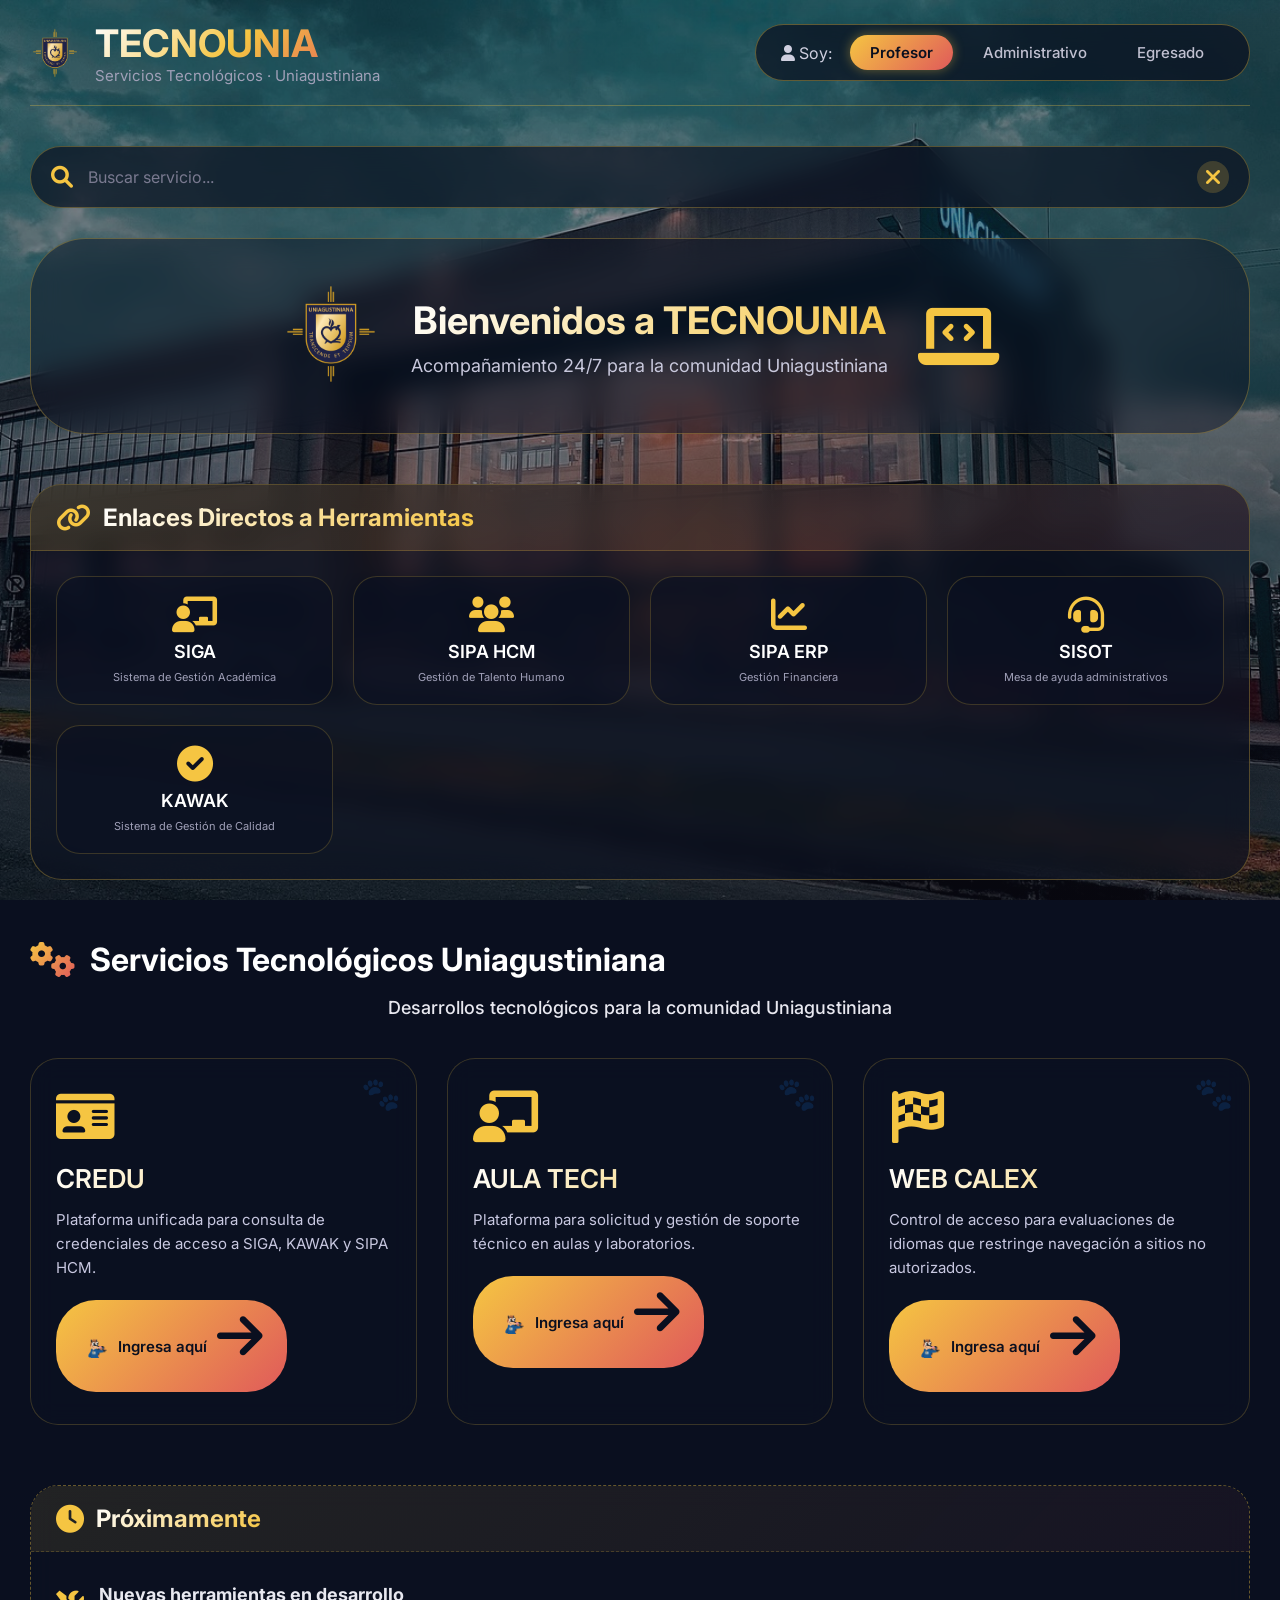
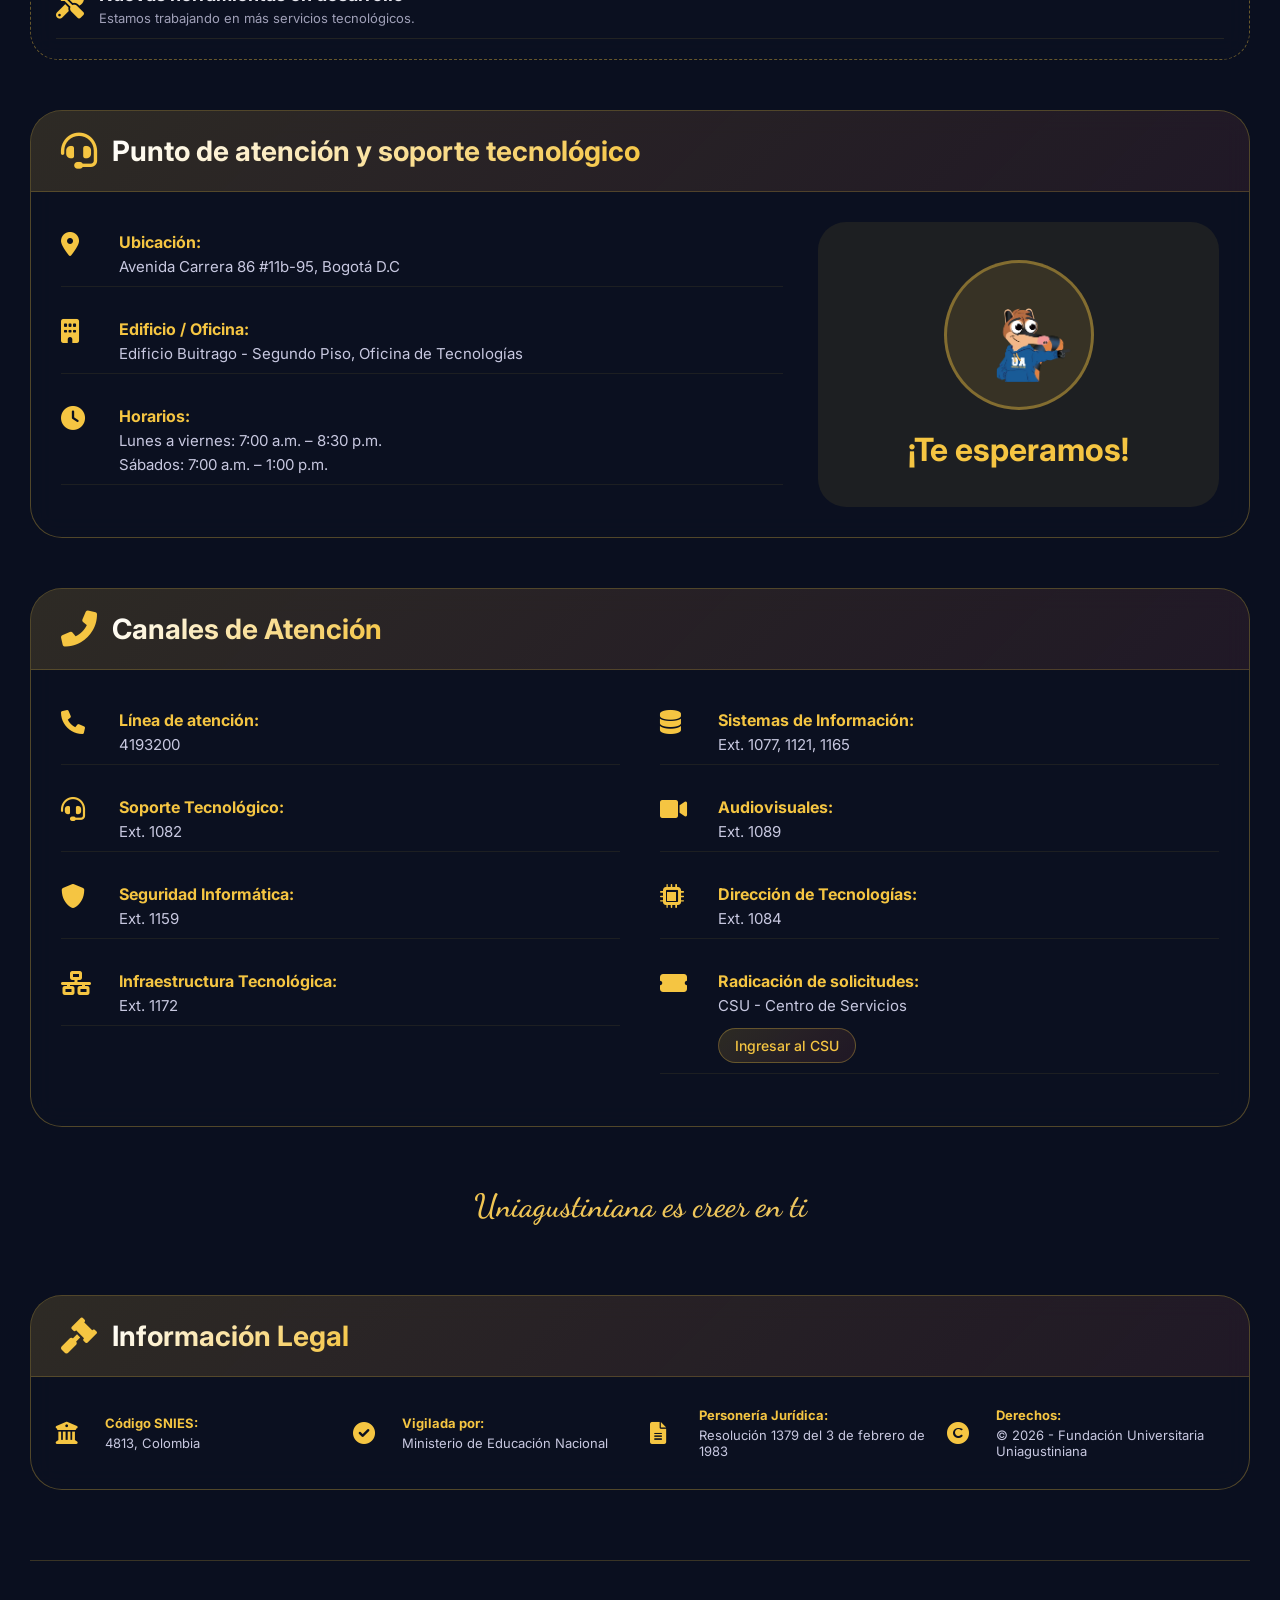
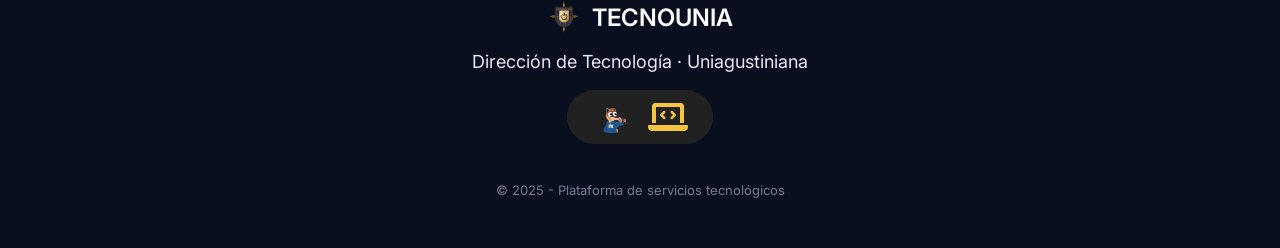
<file: tecnounia/index.html>
<!DOCTYPE html>
<html lang="es">
<head>
    <meta charset="UTF-8">
    <meta name="viewport" content="width=device-width, initial-scale=1.0">
    <title>TECNOUNIA | Servicios Tecnológicos Uniagustiniana</title>
    <link rel="stylesheet" href="styles.css">
    <link href="https://fonts.googleapis.com/css2?family=Inter:opsz,wght@300;400;500;600;700;800&display=swap" rel="stylesheet">
    <link href="https://fonts.googleapis.com/css2?family=Dancing+Script:wght@400;500;600;700&display=swap" rel="stylesheet">
    <link rel="stylesheet" href="https://cdnjs.cloudflare.com/ajax/libs/font-awesome/6.0.0-beta3/css/all.min.css">
</head>
<body>
    <div class="fondo-overlay"></div>
    
    <div class="contenedor">
        <div class="header">
            <div class="logo">
                <img src="assets/escudo.png" alt="Escudo Uniagustiniana" class="escudo-titulo">
                <div>
                    <h1>TECNOUNIA</h1>
                    <p>Servicios Tecnológicos · Uniagustiniana</p>
                </div>
            </div>
            <div class="perfil-selector">
                <span><i class="fas fa-user"></i> Soy:</span>
                <div class="perfil-botones">
                    <button class="perfil-btn activo" data-perfil="profesor">Profesor</button>
                    <button class="perfil-btn" data-perfil="administrativo">Administrativo</button>
                    <button class="perfil-btn" data-perfil="egresado">Egresado</button>
                </div>
            </div>
        </div>

        <!-- BUSCADOR -->
        <div class="buscador-container">
            <div class="buscador-card">
                <i class="fas fa-search"></i>
                <input type="text" id="buscadorInput" placeholder="Buscar servicio..." class="buscador-input">
                <button id="limpiarBusqueda" class="limpiar-busqueda"><i class="fas fa-times"></i></button>
            </div>
        </div>

        <div class="hero">
            <div class="hero-contenido">
                <div class="hero-icono-izquierda">
                    <img src="assets/escudo.png" alt="Escudo Uniagustiniana" class="escudo-hero">
                </div>
                <div class="hero-texto">
                    <h2>Bienvenidos a TECNOUNIA</h2>
                    <p>Acompañamiento 24/7 para la comunidad Uniagustiniana</p>
                </div>
                <div class="hero-icono-derecha">
                    <i class="fas fa-laptop-code"></i>
                </div>
            </div>
        </div>

        <!-- ENLACES DIRECTOS -->
        <div class="enlaces-directos-section">
            <div class="enlaces-card">
                <div class="enlaces-header">
                    <i class="fas fa-link"></i>
                    <h3>Enlaces Directos a Herramientas</h3>
                </div>
                <div class="enlaces-grid">
                    <a href="https://siga.uniagustiniana.edu.co/siga_new/web/app.php/login_responsive" class="enlace-item" target="_blank"><i class="fas fa-chalkboard-user"></i><span>SIGA</span><small>Sistema de Gestión Académica</small></a>
                    <a href="http://sipahcm.uniagustiniana.edu.co:8000/psp/UAHC92PR/?cmd=login&languageCd=ESP&" class="enlace-item" target="_blank"><i class="fas fa-users"></i><span>SIPA HCM</span><small>Gestión de Talento Humano</small></a>
                    <a href="http://sipaerp.uniagustiniana.edu.co:8000/psp/UAEP92PR/?&cmd=login&languageCd=ESP&;&" class="enlace-item" target="_blank"><i class="fas fa-chart-line"></i><span>SIPA ERP</span><small>Gestión Financiera</small></a>
                    <a href="https://sisot.uniagustiniana.edu.co/" class="enlace-item" target="_blank"><i class="fas fa-headset"></i><span>SISOT</span><small>Mesa de ayuda administrativos</small></a>
                    <a href="https://www.kawak.com.co/uniagustiniana/" class="enlace-item" target="_blank"><i class="fas fa-check-circle"></i><span>KAWAK</span><small>Sistema de Gestión de Calidad</small></a>
                </div>
            </div>
        </div>

        <!-- SERVICIOS TECNOLÓGICOS -->
        <div class="servicios">
            <h3><i class="fas fa-cogs"></i> Servicios Tecnológicos Uniagustiniana</h3>
            <p class="subtitulo">Desarrollos tecnológicos para la comunidad Uniagustiniana</p>
            <div class="servicios-grid" id="lista-desarrollos">
                <div style="text-align:center;padding:50px;">Cargando servicios...</div>
            </div>
        </div>

        <!-- PRÓXIMAMENTE -->
        <div class="proximamente-section">
            <div class="proximamente-card">
                <div class="proximamente-header"><i class="fas fa-clock"></i><h3>Próximamente</h3></div>
                <div class="proximamente-content" id="proximamenteContent">
                    <div class="proximamente-item"><i class="fas fa-tools"></i><div><h4>Nuevas herramientas en desarrollo</h4><p>Estamos trabajando en más servicios tecnológicos.</p></div></div>
                </div>
            </div>
        </div>

        <!-- PUNTO DE ATENCIÓN CON MASCOTA USA -->
        <div class="atencion-section">
            <div class="atencion-card">
                <div class="atencion-header"><i class="fas fa-headset"></i><h3>Punto de atención y soporte tecnológico</h3></div>
                <div class="atencion-content">
                    <div class="atencion-info">
                        <div class="atencion-item"><i class="fas fa-map-marker-alt"></i><div><strong>Ubicación:</strong><span>Avenida Carrera 86 #11b-95, Bogotá D.C</span></div></div>
                        <div class="atencion-item"><i class="fas fa-building"></i><div><strong>Edificio / Oficina:</strong><span>Edificio Buitrago - Segundo Piso, Oficina de Tecnologías</span></div></div>
                        <div class="atencion-item"><i class="fas fa-clock"></i><div><strong>Horarios:</strong><span>Lunes a viernes: 7:00 a.m. – 8:30 p.m.</span><span>Sábados: 7:00 a.m. – 1:00 p.m.</span></div></div>
                    </div>
                    <div class="atencion-mascota">
                        <img src="assets/usa.jpg" alt="USA" class="atencion-mascota-img">
                        <p class="te-esperamos-texto">¡Te esperamos!</p>
                    </div>
                </div>
            </div>
        </div>

        <!-- CANALES DE ATENCIÓN -->
        <div class="canales-section">
            <div class="canales-card">
                <div class="canales-header"><i class="fas fa-phone-alt"></i><h3>Canales de Atención</h3></div>
                <div class="canales-content">
                    <div class="canales-columna">
                        <div class="canales-item"><i class="fas fa-phone"></i><div><strong>Línea de atención:</strong><span>4193200</span></div></div>
                        <div class="canales-item"><i class="fas fa-headset"></i><div><strong>Soporte Tecnológico:</strong><span>Ext. 1082</span></div></div>
                        <div class="canales-item"><i class="fas fa-shield-alt"></i><div><strong>Seguridad Informática:</strong><span>Ext. 1159</span></div></div>
                        <div class="canales-item"><i class="fas fa-network-wired"></i><div><strong>Infraestructura Tecnológica:</strong><span>Ext. 1172</span></div></div>
                    </div>
                    <div class="canales-columna">
                        <div class="canales-item"><i class="fas fa-database"></i><div><strong>Sistemas de Información:</strong><span>Ext. 1077, 1121, 1165</span></div></div>
                        <div class="canales-item"><i class="fas fa-video"></i><div><strong>Audiovisuales:</strong><span>Ext. 1089</span></div></div>
                        <div class="canales-item"><i class="fas fa-microchip"></i><div><strong>Dirección de Tecnologías:</strong><span>Ext. 1084</span></div></div>
                        <div class="canales-item"><i class="fas fa-ticket-alt"></i><div><strong>Radicación de solicitudes:</strong><span>CSU - Centro de Servicios</span><a href="https://pqrs.uniagustiniana.edu.co/open.php?topicId=25" class="enlace-csu" target="_blank">Ingresar al CSU</a></div></div>
                    </div>
                </div>
            </div>
        </div>

        <div class="lema-container">
            <p class="lema-texto">Uniagustiniana es creer en ti</p>
        </div>

        <div class="legal-section">
            <div class="legal-card">
                <div class="legal-header"><i class="fas fa-gavel"></i><h3>Información Legal</h3></div>
                <div class="legal-content">
                    <div class="legal-item"><i class="fas fa-university"></i><div><strong>Código SNIES:</strong><span>4813, Colombia</span></div></div>
                    <div class="legal-item"><i class="fas fa-check-circle"></i><div><strong>Vigilada por:</strong><span>Ministerio de Educación Nacional</span></div></div>
                    <div class="legal-item"><i class="fas fa-file-alt"></i><div><strong>Personería Jurídica:</strong><span>Resolución 1379 del 3 de febrero de 1983</span></div></div>
                    <div class="legal-item"><i class="fas fa-copyright"></i><div><strong>Derechos:</strong><span>© 2026 - Fundación Universitaria Uniagustiniana</span></div></div>
                </div>
            </div>
        </div>

        <div class="footer">
            <div class="footer-logo">
                <img src="assets/escudo.png" alt="Escudo" class="footer-escudo">
                <span>TECNOUNIA</span>
            </div>
            <p>Dirección de Tecnología · Uniagustiniana</p>
            <div class="footer-mascota">
                <img src="assets/usa.jpg" alt="USA" class="footer-mascota-img">
                <i class="fas fa-laptop-code"></i>
            </div>
            <p class="copyright">© 2025 - Plataforma de servicios tecnológicos</p>
        </div>
    </div>

    <!-- PANEL ADMIN -->
    <div id="adminPanel" class="admin-panel">
        <div class="admin-panel-header"><h3>Panel Administración</h3><button id="closeAdminPanel" class="close-admin"><i class="fas fa-times"></i></button></div>
        <div class="admin-panel-content">
            <div class="admin-section"><h4>📊 Estadísticas</h4><div id="adminEstadisticas"></div><button id="resetearEstadisticas" class="admin-btn">Resetear</button></div>
            <div class="admin-section"><h4>🛠️ Servicios</h4><div id="adminServiciosList"></div></div>
        </div>
    </div>

    <script src="script.js"></script>
</body>
</html>
</file>
<file: tecnounia/styles.css>
* {
    margin: 0;
    padding: 0;
    box-sizing: border-box;
}

body {
    font-family: 'Inter', sans-serif;
    background: #0a0f1f;
    min-height: 100vh;
    color: #e8e8f0;
    font-size: 18px;
}

.fondo-overlay {
    position: fixed;
    top: 0;
    left: 0;
    width: 100%;
    height: 100%;
    background-image: url('assets/fondo.jpg');
    background-size: cover;
    background-position: center;
    background-repeat: no-repeat;
    opacity: 0.55;
    z-index: -2;
}

body::before {
    content: '';
    position: fixed;
    top: 0;
    left: 0;
    width: 100%;
    height: 100%;
    background: linear-gradient(145deg, rgba(10, 15, 31, 0.75) 0%, rgba(20, 18, 35, 0.8) 100%);
    z-index: -3;
}

.contenedor {
    max-width: 1300px;
    margin: 0 auto;
    padding: 20px 30px;
    position: relative;
    z-index: 1;
}

.header {
    display: flex;
    justify-content: space-between;
    align-items: center;
    flex-wrap: wrap;
    gap: 20px;
    margin-bottom: 40px;
    padding-bottom: 20px;
    border-bottom: 1px solid rgba(245, 197, 66, 0.3);
}

.logo {
    display: flex;
    align-items: center;
    gap: 15px;
}

.logo h1 {
    font-size: 38px;
    font-weight: 700;
    background: linear-gradient(135deg, #ffffff, #f5c542, #e05a5a);
    -webkit-background-clip: text;
    background-clip: text;
    color: transparent;
}

.logo p {
    font-size: 15px;
    color: #a0a0b8;
}

.perfil-selector {
    display: flex;
    align-items: center;
    gap: 18px;
    background: rgba(10, 15, 31, 0.7);
    backdrop-filter: blur(12px);
    padding: 10px 25px;
    border-radius: 50px;
    border: 1px solid rgba(245, 197, 66, 0.35);
}

.perfil-selector span {
    font-size: 16px;
    color: #d0d0e0;
}

.perfil-botones {
    display: flex;
    gap: 10px;
}

.perfil-btn {
    background: transparent;
    border: none;
    padding: 8px 20px;
    border-radius: 40px;
    font-family: 'Inter', sans-serif;
    font-weight: 500;
    cursor: pointer;
    color: #c0c0d0;
    font-size: 15px;
    transition: all 0.3s ease;
}

.perfil-btn.activo {
    background: linear-gradient(135deg, #f5c542, #e05a5a);
    color: #0a0f1f;
    font-weight: 600;
    box-shadow: 0 0 12px rgba(245, 197, 66, 0.4);
}

.perfil-btn:hover:not(.activo) {
    background: rgba(245, 197, 66, 0.15);
    color: #f5c542;
}

/* BUSCADOR */
.buscador-container {
    margin-bottom: 30px;
}

.buscador-card {
    background: rgba(12, 18, 34, 0.7);
    backdrop-filter: blur(12px);
    border-radius: 60px;
    border: 1px solid rgba(245, 197, 66, 0.3);
    padding: 8px 20px;
    display: flex;
    align-items: center;
    gap: 15px;
}

.buscador-card i {
    font-size: 22px;
    color: #f5c542;
}

.buscador-input {
    flex: 1;
    background: transparent;
    border: none;
    padding: 12px 0;
    font-family: 'Inter', sans-serif;
    font-size: 16px;
    color: #e8e8f0;
    outline: none;
}

.buscador-input::placeholder {
    color: #7a7a90;
}

.limpiar-busqueda {
    background: rgba(245, 197, 66, 0.2);
    border: none;
    border-radius: 50%;
    width: 32px;
    height: 32px;
    cursor: pointer;
    color: #f5c542;
    transition: all 0.3s ease;
}

.limpiar-busqueda:hover {
    background: rgba(245, 197, 66, 0.4);
    transform: scale(1.05);
}

/* HERO */
.hero {
    margin: 30px 0 50px;
    background: rgba(10, 15, 31, 0.45);
    backdrop-filter: blur(14px);
    padding: 45px 30px;
    border-radius: 56px;
    border: 1px solid rgba(245, 197, 66, 0.3);
}

.hero-contenido {
    display: flex;
    align-items: center;
    justify-content: center;
    gap: 30px;
    flex-wrap: wrap;
}

.hero-texto {
    text-align: center;
}

.hero-texto h2 {
    font-size: 38px;
    font-weight: 700;
    background: linear-gradient(135deg, #ffffff, #f5c542);
    -webkit-background-clip: text;
    background-clip: text;
    color: transparent;
    margin-bottom: 12px;
}

.hero-texto p {
    color: #c8c8dc;
    font-size: 18px;
}

.hero-icono-derecha i {
    font-size: 65px;
    color: #f5c542;
}

/* SECCIÓN SERVICIOS */
.servicios {
    margin: 60px 0;
}

h3 {
    font-size: 32px;
    margin-bottom: 18px;
    display: flex;
    align-items: center;
    gap: 15px;
    color: #ffffff;
}

h3 i {
    background: linear-gradient(135deg, #f5c542, #e05a5a);
    -webkit-background-clip: text;
    background-clip: text;
    color: transparent;
    font-size: 36px;
}

.subtitulo {
    margin-bottom: 40px;
    color: #e8e8f0;
    font-size: 18px;
    font-weight: 500;
    text-align: center;
}

.servicios-grid {
    display: grid;
    grid-template-columns: repeat(auto-fit, minmax(330px, 1fr));
    gap: 30px;
}

/* TARJETAS DE SERVICIOS */
.tarjeta-servicio {
    position: relative;
    background: rgba(12, 18, 34, 0.65);
    backdrop-filter: blur(12px);
    padding: 32px 25px;
    border-radius: 28px;
    border: 1px solid rgba(245, 197, 66, 0.2);
    transition: all 0.4s cubic-bezier(0.2, 0.9, 0.4, 1.1);
    cursor: pointer;
    overflow: hidden;
}

.tarjeta-servicio::before {
    content: '';
    position: absolute;
    top: -2px;
    left: -2px;
    right: -2px;
    bottom: -2px;
    background: linear-gradient(45deg, #f5c542, #e05a5a, #f5c542, #e05a5a);
    border-radius: 30px;
    opacity: 0;
    z-index: -1;
    transition: opacity 0.4s ease;
}

.tarjeta-servicio:hover {
    transform: translateY(-8px);
    background: rgba(18, 24, 42, 0.85);
    border-color: #f5c542;
    box-shadow: 0 20px 35px rgba(0, 0, 0, 0.3), 0 0 20px rgba(245, 197, 66, 0.3);
}

.tarjeta-servicio:hover::before {
    opacity: 0.5;
}

.tarjeta-servicio i {
    font-size: 52px;
    margin-bottom: 20px;
    transition: transform 0.3s ease;
    display: inline-block;
}

.tarjeta-servicio:hover i {
    animation: vibrar 0.5s ease-in-out;
}

@keyframes vibrar {
    0% { transform: translateX(0); }
    25% { transform: translateX(-3px); }
    50% { transform: translateX(3px); }
    75% { transform: translateX(-2px); }
    100% { transform: translateX(0); }
}

.tarjeta-servicio::after {
    content: "🐾";
    position: absolute;
    top: 15px;
    right: 15px;
    font-size: 32px;
    opacity: 0.2;
    transition: opacity 0.3s ease;
    pointer-events: none;
}

.tarjeta-servicio:hover::after {
    opacity: 0.5;
}

.tarjeta-servicio h4 {
    font-size: 26px;
    margin-bottom: 14px;
    background: linear-gradient(135deg, #ffffff, #f5c542);
    -webkit-background-clip: text;
    background-clip: text;
    color: transparent;
    font-weight: 600;
}

.tarjeta-servicio p {
    font-size: 15px;
    color: #c8c8e0;
    line-height: 1.6;
}

.badge-nuevo {
    display: inline-flex;
    align-items: center;
    gap: 5px;
    background: linear-gradient(135deg, #e05a5a, #f5c542);
    padding: 4px 10px;
    border-radius: 30px;
    font-size: 11px;
    font-weight: 700;
    color: #0a0f1f;
    margin-bottom: 10px;
    animation: pulse 1.5s infinite;
}

.badge-nuevo img {
    width: 18px;
    height: 18px;
    border-radius: 50%;
}

@keyframes pulse {
    0% { transform: scale(1); opacity: 1; }
    50% { transform: scale(1.05); opacity: 0.9; }
    100% { transform: scale(1); opacity: 1; }
}

/* BOTONES INGRESAR */
.boton-ingresar {
    display: inline-flex;
    align-items: center;
    gap: 10px;
    margin-top: 20px;
    padding: 10px 24px;
    background: linear-gradient(135deg, #f5c542, #e05a5a);
    border-radius: 40px;
    color: #0a0f1f;
    text-decoration: none;
    font-size: 15px;
    font-weight: 600;
    transition: all 0.3s ease;
    width: fit-content;
}

.boton-ingresar:hover {
    transform: translateX(5px);
    background: linear-gradient(135deg, #e8c56e, #c9a03d);
    box-shadow: 0 0 15px rgba(245, 197, 66, 0.8);
}

.boton-ingresar img {
    width: 28px;
    height: 28px;
    object-fit: contain;
    border-radius: 50%;
}

/* SECCIÓN ENLACES DIRECTOS */
.enlaces-directos-section {
    margin: 40px 0;
}

.enlaces-card {
    background: rgba(12, 18, 34, 0.7);
    backdrop-filter: blur(12px);
    border-radius: 32px;
    border: 1px solid rgba(245, 197, 66, 0.3);
    overflow: hidden;
    transition: all 0.3s ease;
}

.enlaces-card:hover {
    border-color: #f5c542;
    box-shadow: 0 10px 25px rgba(0, 0, 0, 0.2);
}

.enlaces-header {
    background: linear-gradient(135deg, rgba(245, 197, 66, 0.15), rgba(224, 90, 90, 0.1));
    padding: 18px 25px;
    border-bottom: 1px solid rgba(245, 197, 66, 0.2);
    display: flex;
    align-items: center;
    gap: 12px;
}

.enlaces-header i {
    font-size: 28px;
    color: #f5c542;
}

.enlaces-header h3 {
    margin: 0;
    font-size: 24px;
    background: linear-gradient(135deg, #ffffff, #f5c542);
    -webkit-background-clip: text;
    background-clip: text;
    color: transparent;
}

.enlaces-grid {
    display: grid;
    grid-template-columns: repeat(auto-fit, minmax(220px, 1fr));
    gap: 20px;
    padding: 25px;
}

.enlace-item {
    background: rgba(10, 18, 34, 0.6);
    border: 1px solid rgba(245, 197, 66, 0.2);
    border-radius: 24px;
    padding: 20px 15px;
    text-align: center;
    text-decoration: none;
    transition: all 0.3s ease;
    display: flex;
    flex-direction: column;
    align-items: center;
    gap: 8px;
}

.enlace-item i {
    font-size: 36px;
    color: #f5c542;
    transition: transform 0.3s ease;
}

.enlace-item span {
    font-size: 18px;
    font-weight: 600;
    color: #ffffff;
}

.enlace-item small {
    font-size: 11px;
    color: #a0a0b8;
}

.enlace-item:hover {
    transform: translateY(-5px);
    background: rgba(20, 30, 50, 0.8);
    border-color: #f5c542;
    box-shadow: 0 10px 20px rgba(0, 0, 0, 0.2);
}

.enlace-item:hover i {
    transform: scale(1.1);
}

/* SECCIÓN PRÓXIMAMENTE */
.proximamente-section {
    margin: 40px 0;
}

.proximamente-card {
    background: rgba(12, 18, 34, 0.7);
    backdrop-filter: blur(12px);
    border-radius: 28px;
    border: 1px dashed rgba(245, 197, 66, 0.4);
    overflow: hidden;
}

.proximamente-card:hover {
    border-color: #f5c542;
    border-style: solid;
}

.proximamente-header {
    background: linear-gradient(135deg, rgba(245, 197, 66, 0.1), rgba(224, 90, 90, 0.05));
    padding: 18px 25px;
    border-bottom: 1px dashed rgba(245, 197, 66, 0.2);
    display: flex;
    align-items: center;
    gap: 12px;
}

.proximamente-header i {
    font-size: 28px;
    color: #f5c542;
}

.proximamente-header h3 {
    margin: 0;
    font-size: 24px;
    background: linear-gradient(135deg, #ffffff, #f5c542);
    -webkit-background-clip: text;
    background-clip: text;
    color: transparent;
}

.proximamente-content {
    padding: 20px 25px;
}

.proximamente-item {
    display: flex;
    align-items: center;
    gap: 15px;
    padding: 12px 0;
    border-bottom: 1px solid rgba(245, 197, 66, 0.1);
}

.proximamente-item i {
    font-size: 28px;
    color: #f5c542;
}

.proximamente-item h4 {
    font-size: 18px;
    color: #e8e8f0;
    margin-bottom: 5px;
}

.proximamente-item p {
    font-size: 13px;
    color: #a0a0b8;
}

/* SECCIÓN ATENCIÓN */
.atencion-section, .canales-section, .legal-section {
    margin: 50px 0 40px;
}

.atencion-card, .canales-card, .legal-card {
    background: rgba(12, 18, 34, 0.7);
    backdrop-filter: blur(12px);
    border-radius: 32px;
    border: 1px solid rgba(245, 197, 66, 0.3);
    overflow: hidden;
}

.atencion-header, .canales-header, .legal-header {
    background: linear-gradient(135deg, rgba(245, 197, 66, 0.15), rgba(224, 90, 90, 0.1));
    padding: 22px 30px;
    border-bottom: 1px solid rgba(245, 197, 66, 0.2);
    display: flex;
    align-items: center;
    gap: 15px;
}

.atencion-header i, .canales-header i, .legal-header i {
    font-size: 36px;
    color: #f5c542;
}

.atencion-header h3, .canales-header h3, .legal-header h3 {
    margin: 0;
    font-size: 28px;
    background: linear-gradient(135deg, #ffffff, #f5c542);
    -webkit-background-clip: text;
    background-clip: text;
    color: transparent;
}

.atencion-content {
    display: flex;
    flex-wrap: wrap;
    gap: 35px;
    padding: 30px;
}

.atencion-info {
    flex: 2;
    min-width: 280px;
}

.atencion-item {
    display: flex;
    align-items: flex-start;
    gap: 18px;
    margin-bottom: 22px;
    padding: 10px 0;
    border-bottom: 1px solid rgba(245, 197, 66, 0.08);
}

.atencion-item i {
    font-size: 24px;
    color: #f5c542;
    min-width: 40px;
}

.atencion-item div {
    display: flex;
    flex-direction: column;
    gap: 5px;
}

.atencion-item strong {
    color: #f5c542;
    font-size: 16px;
}

.atencion-item span {
    color: #c8c8e0;
    font-size: 15px;
}

.atencion-nota {
    font-size: 13px;
    color: #a0a0b8 !important;
    font-style: italic;
    margin-top: 5px;
}

.atencion-mascota {
    flex: 1;
    min-width: 220px;
    display: flex;
    flex-direction: column;
    align-items: center;
    justify-content: center;
    gap: 20px;
    background: rgba(245, 197, 66, 0.08);
    border-radius: 28px;
    padding: 35px 20px;
    text-align: center;
}

.atencion-mascota-img {
    width: 150px;
    height: 150px;
    object-fit: contain;
    border-radius: 50%;
    background: rgba(245, 197, 66, 0.12);
    padding: 15px;
    border: 3px solid rgba(245, 197, 66, 0.4);
}

.te-esperamos-texto {
    color: #f5c542;
    font-size: 32px;
    font-weight: 700;
}

/* CANALES ATENCIÓN */
.canales-content {
    display: flex;
    flex-wrap: wrap;
    gap: 40px;
    padding: 30px;
}

.canales-columna {
    flex: 1;
    min-width: 250px;
}

.canales-item {
    display: flex;
    align-items: flex-start;
    gap: 18px;
    margin-bottom: 22px;
    padding: 10px 0;
    border-bottom: 1px solid rgba(245, 197, 66, 0.08);
}

.canales-item i {
    font-size: 24px;
    color: #f5c542;
    min-width: 40px;
}

.canales-item div {
    display: flex;
    flex-direction: column;
    gap: 5px;
}

.canales-item strong {
    color: #f5c542;
    font-size: 16px;
}

.canales-item span {
    color: #c8c8e0;
    font-size: 15px;
}

.canales-item .enlace-csu {
    display: inline-flex;
    align-items: center;
    gap: 8px;
    margin-top: 8px;
    padding: 8px 16px;
    background: linear-gradient(135deg, rgba(245, 197, 66, 0.15), rgba(224, 90, 90, 0.1));
    border-radius: 40px;
    color: #f5c542;
    text-decoration: none;
    font-size: 14px;
    font-weight: 500;
    transition: all 0.3s ease;
    border: 1px solid rgba(245, 197, 66, 0.3);
    width: fit-content;
}

.canales-item .enlace-csu:hover {
    background: linear-gradient(135deg, rgba(245, 197, 66, 0.3), rgba(224, 90, 90, 0.2));
    transform: translateX(5px);
    color: #ffffff;
}

/* INFORMACIÓN LEGAL */
.legal-content {
    display: flex;
    flex-wrap: wrap;
    gap: 20px;
    padding: 20px 25px;
}

.legal-item {
    display: flex;
    align-items: center;
    gap: 14px;
    flex: 1;
    min-width: 220px;
    padding: 10px 0;
}

.legal-item i {
    font-size: 22px;
    color: #f5c542;
    min-width: 35px;
}

.legal-item div {
    display: flex;
    flex-direction: column;
    gap: 4px;
}

.legal-item strong {
    color: #f5c542;
    font-size: 13px;
}

.legal-item span {
    color: #c8c8e0;
    font-size: 13px;
}

.lema-container {
    text-align: center;
    margin: 40px 0 30px;
    padding: 20px;
}

.lema-texto {
    font-family: 'Dancing Script', cursive;
    font-size: 32px;
    font-weight: 600;
    background: linear-gradient(135deg, #f5c542, #e8c56e);
    -webkit-background-clip: text;
    background-clip: text;
    color: transparent;
}

/* FOOTER */
.footer {
    margin-top: 70px;
    padding: 40px 0 30px;
    border-top: 1px solid rgba(245, 197, 66, 0.2);
    text-align: center;
}

.footer-logo {
    display: flex;
    align-items: center;
    justify-content: center;
    gap: 12px;
    font-size: 24px;
    font-weight: 600;
    margin-bottom: 18px;
    color: #ffffff;
}

.footer-escudo {
    width: 32px;
    height: 32px;
    object-fit: contain;
}

.footer-mascota {
    display: inline-flex;
    align-items: center;
    justify-content: center;
    gap: 18px;
    margin: 18px 0;
    padding: 8px 25px;
    background: rgba(245, 197, 66, 0.1);
    border-radius: 50px;
}

.footer-mascota-img {
    width: 38px;
    height: 38px;
    object-fit: contain;
    border-radius: 50%;
}

.footer-mascota i {
    font-size: 32px;
    color: #f5c542;
}

.copyright {
    font-size: 13px;
    color: #7a7a90;
    margin-top: 20px;
}

/* ESCUDOS */
.escudo-titulo {
    width: 50px;
    height: 50px;
    object-fit: contain;
}

.escudo-hero {
    width: 100px;
    height: 100px;
    object-fit: contain;
    transition: transform 0.3s ease;
}

.escudo-hero:hover {
    transform: scale(1.08);
}

/* PANEL ADMIN */
.admin-panel {
    position: fixed;
    top: 0;
    right: -450px;
    width: 450px;
    height: 100vh;
    background: rgba(10, 15, 31, 0.98);
    backdrop-filter: blur(16px);
    border-left: 2px solid #f5c542;
    z-index: 1000;
    transition: right 0.3s ease;
    overflow-y: auto;
}

.admin-panel.open {
    right: 0;
}

.admin-panel-header {
    display: flex;
    justify-content: space-between;
    align-items: center;
    padding: 20px;
    background: linear-gradient(135deg, rgba(245, 197, 66, 0.15), rgba(224, 90, 90, 0.1));
    border-bottom: 1px solid rgba(245, 197, 66, 0.3);
}

.admin-panel-header h3 {
    color: #f5c542;
}

.close-admin {
    background: rgba(245, 197, 66, 0.2);
    border: none;
    border-radius: 50%;
    width: 35px;
    height: 35px;
    cursor: pointer;
    color: #f5c542;
}

.admin-panel-content {
    padding: 20px;
}

.admin-section {
    margin-bottom: 25px;
    padding-bottom: 15px;
    border-bottom: 1px solid rgba(245, 197, 66, 0.2);
}

.admin-section h4 {
    color: #f5c542;
    margin-bottom: 12px;
}

.admin-btn {
    background: linear-gradient(135deg, #f5c542, #e05a5a);
    border: none;
    padding: 8px 16px;
    border-radius: 30px;
    color: #0a0f1f;
    font-weight: 600;
    cursor: pointer;
    margin-top: 10px;
}

.admin-input {
    background: rgba(255, 255, 255, 0.1);
    border: 1px solid rgba(245, 197, 66, 0.3);
    border-radius: 30px;
    padding: 10px;
    color: #e8e8f0;
    width: 100%;
    margin-bottom: 10px;
}

.admin-servicio-item, .admin-nuevo-item, .admin-proximamente-item {
    display: flex;
    justify-content: space-between;
    align-items: center;
    padding: 8px 0;
    border-bottom: 1px solid rgba(245, 197, 66, 0.1);
}

.admin-servicio-item button, .admin-nuevo-item button, .admin-proximamente-item button {
    background: rgba(245, 197, 66, 0.2);
    border: none;
    padding: 4px 12px;
    border-radius: 20px;
    cursor: pointer;
    color: #f5c542;
}

.admin-panel-footer {
    padding: 15px;
    text-align: center;
    font-size: 11px;
    color: #7a7a90;
    border-top: 1px solid rgba(245, 197, 66, 0.2);
}

/* RESPONSIVE */
@media (max-width: 768px) {
    .contenedor { padding: 15px; }
    .header { flex-direction: column; text-align: center; }
    .logo { justify-content: center; }
    .logo h1 { font-size: 28px; }
    .perfil-selector { flex-wrap: wrap; justify-content: center; }
    .perfil-botones { flex-wrap: wrap; justify-content: center; }
    .hero-contenido { flex-direction: column; }
    .hero-texto h2 { font-size: 28px; }
    .hero-icono-derecha i { font-size: 48px; }
    h3 { font-size: 24px; }
    .subtitulo { font-size: 16px; }
    .servicios-grid { grid-template-columns: 1fr; }
    .admin-panel { width: 100%; right: -100%; }
    .escudo-hero { width: 65px; height: 65px; }
    .atencion-mascota-img { width: 80px; height: 80px; }
    .te-esperamos-texto { font-size: 24px; }
    .enlaces-grid { grid-template-columns: 1fr; gap: 15px; padding: 20px; }
    .enlace-item { padding: 15px; flex-direction: row; justify-content: flex-start; gap: 15px; }
    .enlace-item i { font-size: 28px; }
    .enlace-item span { font-size: 16px; }
    .legal-content { flex-direction: column; }
}
</file>
